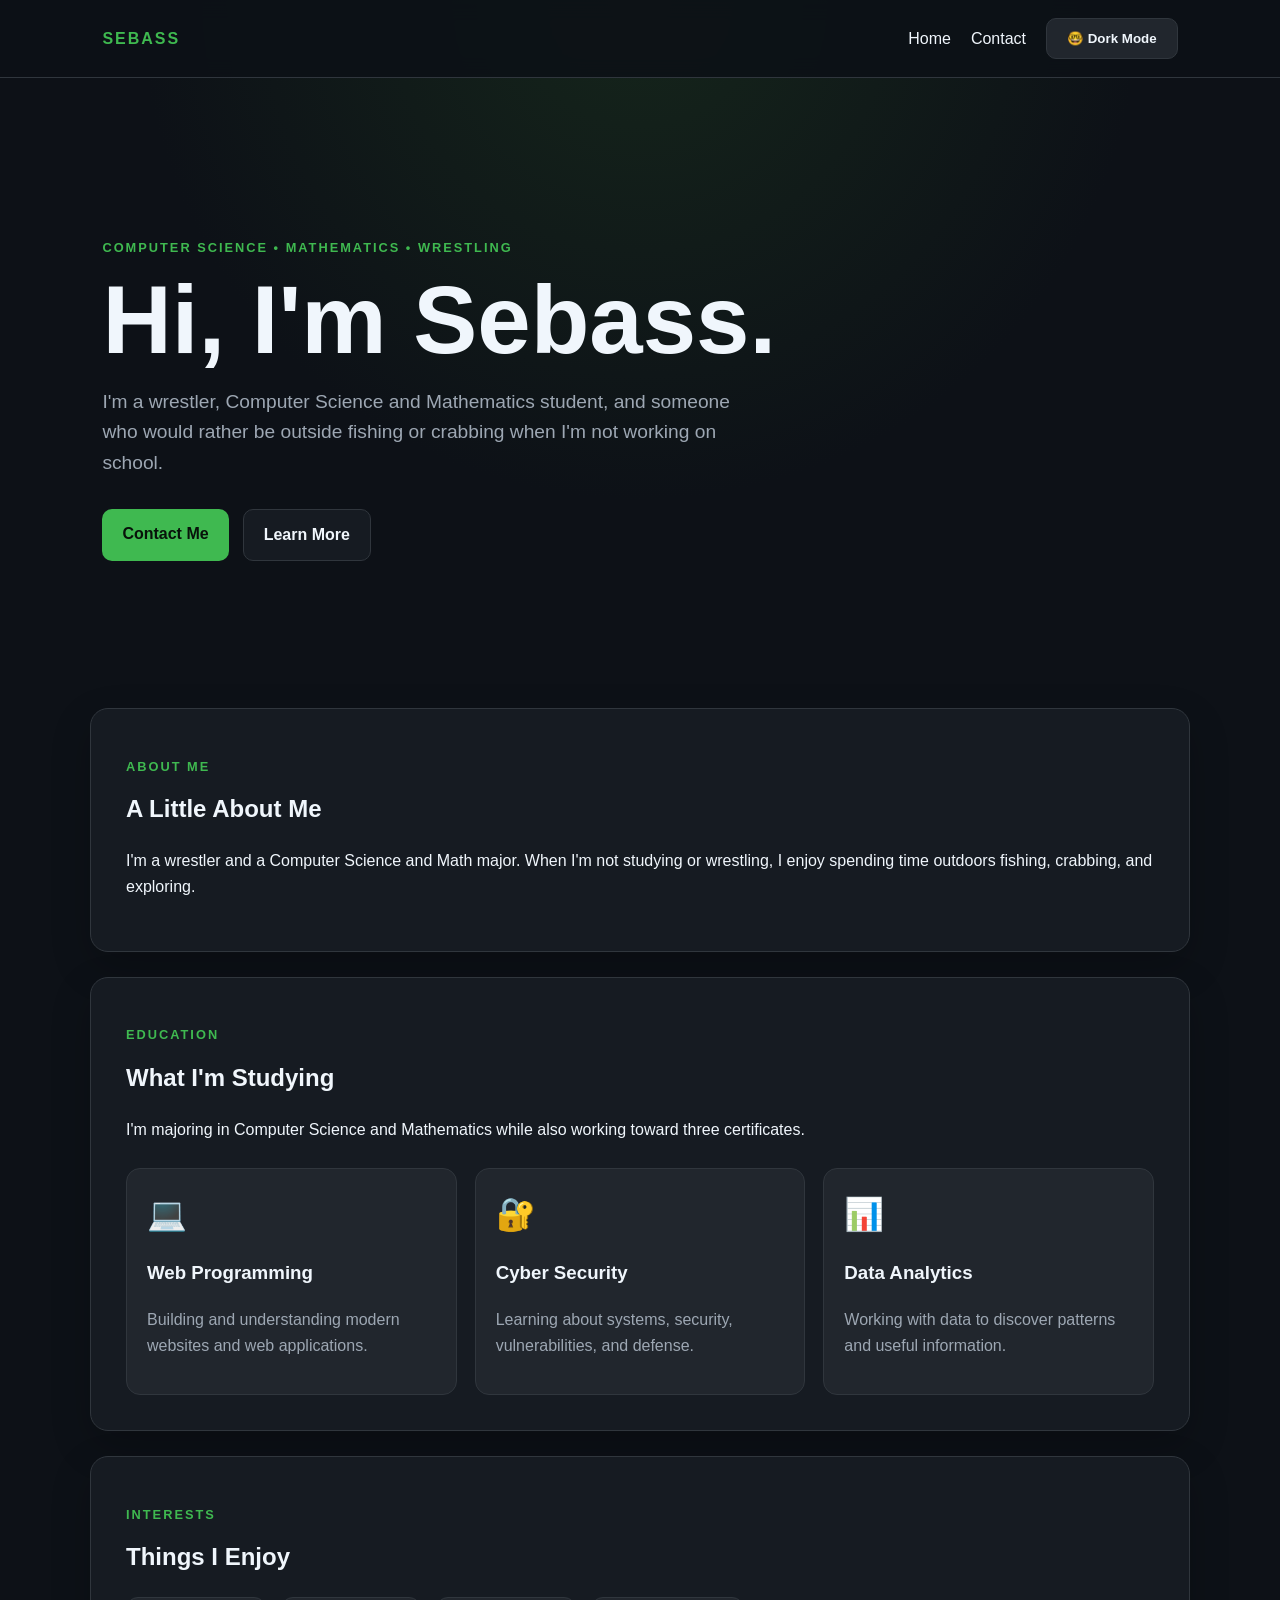
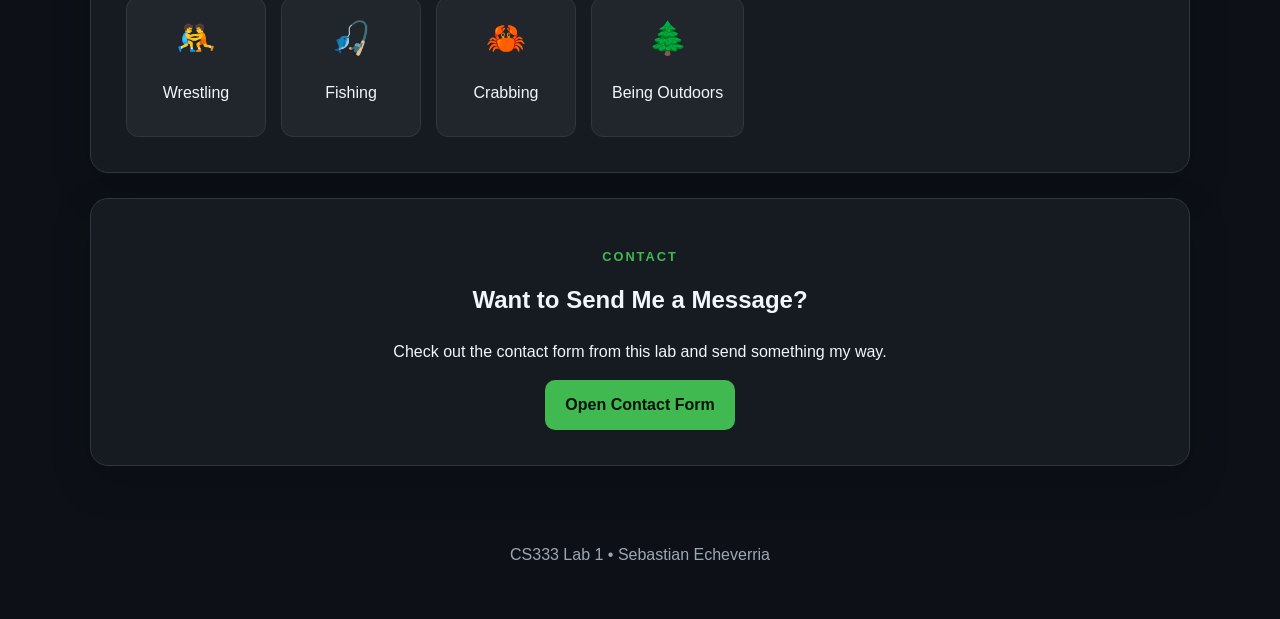
<file: index.html>
<!DOCTYPE html>
<html lang="en">
<head>
    <meta charset="UTF-8">
    <meta name="viewport" content="width=device-width, initial-scale=1.0">
    <title>Sebass | About Me</title>
    <link rel="stylesheet" href="styles.css?v=2">
</head>

<body>

    <nav class="navbar">
        <div class="nav-brand">SEBASS</div>

        <div class="nav-links">
            <a href="index.html">Home</a>
            <a href="form.html">Contact</a>
            <button id="dorkToggle" class="dork-button">&#129299; Dork Mode</button>
        </div>
    </nav>

    <header class="hero">
        <div class="hero-content">
            <p class="eyebrow">
                COMPUTER SCIENCE &bull; MATHEMATICS &bull; WRESTLING
            </p>

            <h1>Hi, I'm Sebass.</h1>

            <p class="hero-text">
                I'm a wrestler, Computer Science and Mathematics student,
                and someone who would rather be outside fishing or crabbing
                when I'm not working on school.
            </p>

            <div class="hero-buttons">
                <a class="button primary-button" href="form.html">Contact Me</a>
                <a class="button secondary-button" href="#about">Learn More</a>
            </div>
        </div>
    </header>

    <main class="container">

        <section id="about" class="card">
            <p class="section-label">ABOUT ME</p>
            <h2>A Little About Me</h2>

            <p>
                I'm a wrestler and a Computer Science and Math major.
                When I'm not studying or wrestling, I enjoy spending time
                outdoors fishing, crabbing, and exploring.
            </p>
        </section>

        <section class="card">
            <p class="section-label">EDUCATION</p>
            <h2>What I'm Studying</h2>

            <p>
                I'm majoring in Computer Science and Mathematics while also
                working toward three certificates.
            </p>

            <div class="grid">

                <div class="mini-card">
                    <span class="icon">&#128187;</span>
                    <h3>Web Programming</h3>
                    <p>
                        Building and understanding modern websites and web applications.
                    </p>
                </div>

                <div class="mini-card">
                    <span class="icon">&#128272;</span>
                    <h3>Cyber Security</h3>
                    <p>
                        Learning about systems, security, vulnerabilities, and defense.
                    </p>
                </div>

                <div class="mini-card">
                    <span class="icon">&#128202;</span>
                    <h3>Data Analytics</h3>
                    <p>
                        Working with data to discover patterns and useful information.
                    </p>
                </div>

            </div>
        </section>

        <section class="card">
            <p class="section-label">INTERESTS</p>
            <h2>Things I Enjoy</h2>

            <div class="interest-list">

                <div class="interest">
                    <span>&#129340;</span>
                    <p>Wrestling</p>
                </div>

                <div class="interest">
                    <span>&#127907;</span>
                    <p>Fishing</p>
                </div>

                <div class="interest">
                    <span>&#129408;</span>
                    <p>Crabbing</p>
                </div>

                <div class="interest">
                    <span>&#127794;</span>
                    <p>Being Outdoors</p>
                </div>

            </div>
        </section>

        <section class="card contact-card">
            <p class="section-label">CONTACT</p>
            <h2>Want to Send Me a Message?</h2>

            <p>
                Check out the contact form from this lab and send something my way.
            </p>

            <a class="button primary-button" href="form.html">
                Open Contact Form
            </a>
        </section>

    </main>

    <footer>
        <p>CS333 Lab 1 &bull; Sebastian Echeverria</p>
    </footer>

    <script>
        const dorkToggle = document.getElementById("dorkToggle");

        if (localStorage.getItem("dorkMode") === "on") {
            document.body.classList.add("dork-mode");
            dorkToggle.textContent = "Normal Mode";
        }

        dorkToggle.addEventListener("click", function () {
            document.body.classList.toggle("dork-mode");

            if (document.body.classList.contains("dork-mode")) {
                localStorage.setItem("dorkMode", "on");
                dorkToggle.textContent = "Normal Mode";
            } else {
                localStorage.setItem("dorkMode", "off");
                dorkToggle.textContent = "Dork Mode";
            }
        });
    </script>

</body>
</html>
</file>
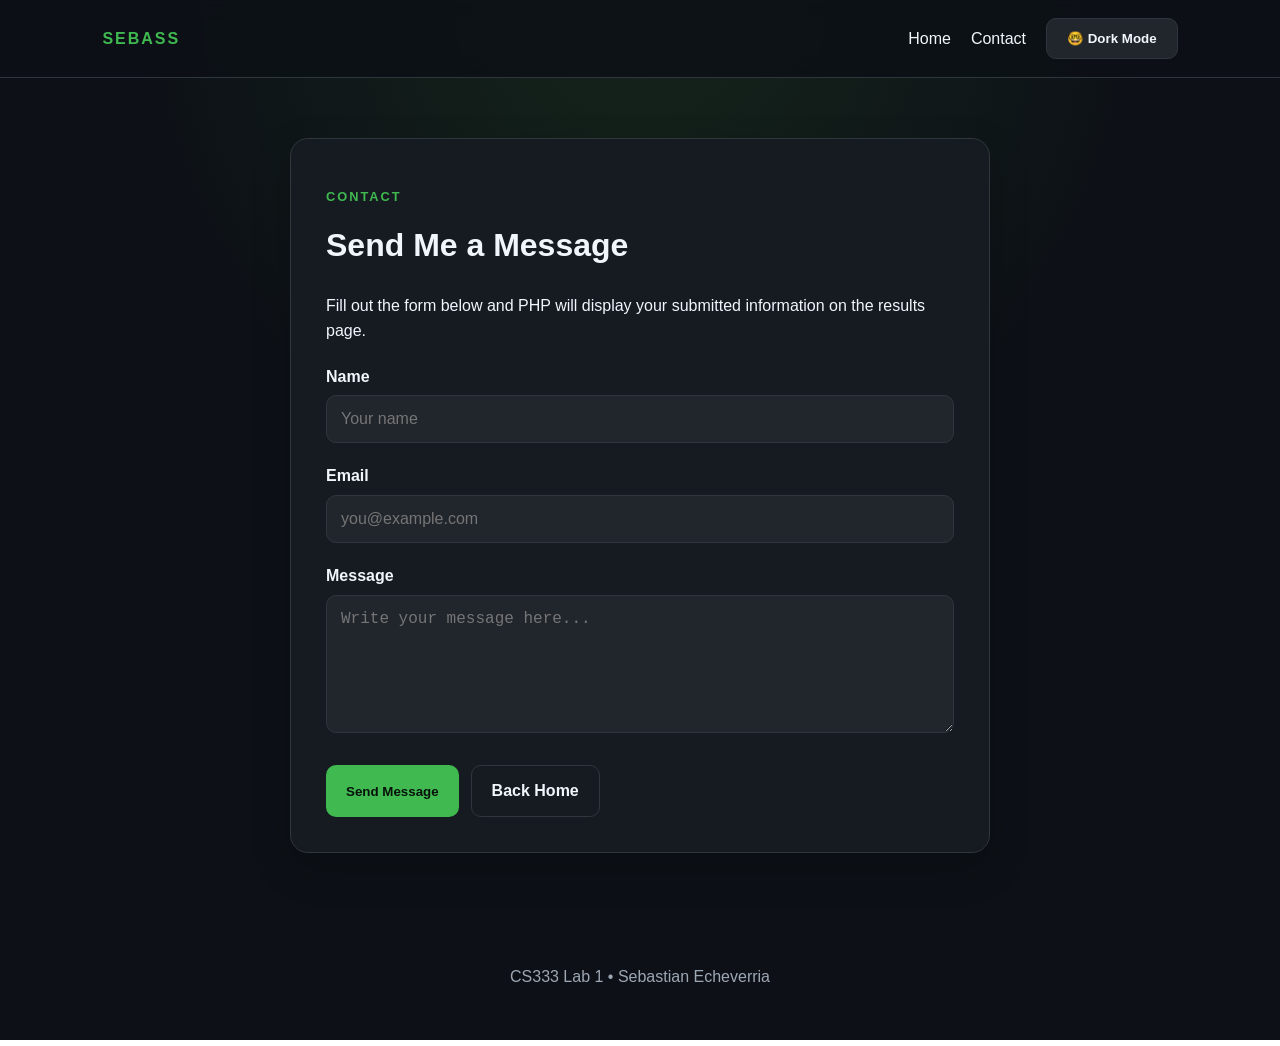
<file: form.html>
<!DOCTYPE html>
<html lang="en">

<head>
    <meta charset="UTF-8">
    <meta name="viewport" content="width=device-width, initial-scale=1.0">
    <title>Contact Sebass</title>
    <link rel="stylesheet" href="styles.css?v=2">
</head>

<body>

    <nav class="navbar">
        <div class="nav-brand">SEBASS</div>

        <div class="nav-links">
            <a href="index.html">Home</a>
            <a href="form.html">Contact</a>
            <button id="dorkToggle" class="dork-button">&#129299; Dork Mode</button>
        </div>
    </nav>

    <main class="form-wrapper">

        <div class="form-card">

            <p class="section-label">CONTACT</p>
            <h1>Send Me a Message</h1>

            <p>
                Fill out the form below and PHP will display your submitted
                information on the results page.
            </p>

            <form action="submit.php" method="GET">

                <label for="name">Name</label>
                <input
                    type="text"
                    id="name"
                    name="name"
                    placeholder="Your name"
                    required
                >

                <label for="email">Email</label>
                <input
                    type="email"
                    id="email"
                    name="email"
                    placeholder="you@example.com"
                    required
                >

                <label for="message">Message</label>
                <textarea
                    id="message"
                    name="message"
                    rows="6"
                    placeholder="Write your message here..."
                    required
                ></textarea>

                <div class="form-actions">

                    <button class="button primary-button" type="submit">
                        Send Message
                    </button>

                    <a class="button secondary-button" href="index.html">
                        Back Home
                    </a>

                </div>

            </form>

        </div>

    </main>

    <footer>
        <p>CS333 Lab 1 &bull; Sebastian Echeverria</p>
    </footer>

    <script>
        const dorkToggle = document.getElementById("dorkToggle");

        if (localStorage.getItem("dorkMode") === "on") {
            document.body.classList.add("dork-mode");
            dorkToggle.textContent = "Normal Mode";
        }

        dorkToggle.addEventListener("click", function () {
            document.body.classList.toggle("dork-mode");

            if (document.body.classList.contains("dork-mode")) {
                localStorage.setItem("dorkMode", "on");
                dorkToggle.textContent = "Normal Mode";
            } else {
                localStorage.setItem("dorkMode", "off");
                dorkToggle.textContent = "Dork Mode";
            }
        });
    </script>

</body>
</html>
</file>
<file: styles.css>
:root {
    --background: #0d1117;
    --surface: #161b22;
    --surface-light: #21262d;
    --text: #f0f6fc;
    --muted: #9da7b3;
    --accent: #3fb950;
    --accent-dark: #238636;
    --border: #30363d;
}

* {
    box-sizing: border-box;
}

html {
    scroll-behavior: smooth;
}

body {
    margin: 0;
    font-family: Arial, Helvetica, sans-serif;
    background: radial-gradient(
        circle at top,
        #15251b,
        var(--background) 500px
    );
    color: var(--text);
    line-height: 1.6;
    transition: all 0.3s ease;
}

/* NAVIGATION */

.navbar {
    display: flex;
    justify-content: space-between;
    align-items: center;
    padding: 18px 8%;
    position: sticky;
    top: 0;
    background: rgba(13, 17, 23, 0.9);
    backdrop-filter: blur(10px);
    border-bottom: 1px solid var(--border);
    z-index: 100;
}

.nav-brand {
    font-weight: 800;
    letter-spacing: 2px;
    color: var(--accent);
}

.nav-links {
    display: flex;
    gap: 20px;
    align-items: center;
}

.nav-links a {
    color: var(--text);
    text-decoration: none;
}

.nav-links a:hover {
    color: var(--accent);
}

/* HERO */

.hero {
    min-height: 70vh;
    display: flex;
    align-items: center;
    padding: 70px 8%;
}

.hero-content {
    max-width: 800px;
}

.eyebrow,
.section-label {
    color: var(--accent);
    font-size: 0.8rem;
    letter-spacing: 2px;
    font-weight: bold;
}

.hero h1 {
    font-size: clamp(3rem, 8vw, 6rem);
    margin: 10px 0;
    line-height: 1;
}

.hero-text {
    max-width: 650px;
    font-size: 1.2rem;
    color: var(--muted);
}

.hero-buttons {
    display: flex;
    gap: 14px;
    margin-top: 30px;
    flex-wrap: wrap;
}

/* BUTTONS */

.button,
.dork-button {
    display: inline-block;
    padding: 12px 20px;
    border-radius: 10px;
    text-decoration: none;
    font-weight: bold;
    cursor: pointer;
    border: none;
    transition: 0.2s;
}

.primary-button {
    background: var(--accent);
    color: #08120a;
}

.primary-button:hover {
    background: #56d364;
    transform: translateY(-2px);
}

.secondary-button {
    border: 1px solid var(--border);
    color: var(--text);
    background: var(--surface);
}

.secondary-button:hover {
    border-color: var(--accent);
}

.dork-button {
    background: var(--surface-light);
    color: var(--text);
    border: 1px solid var(--border);
}

.dork-button:hover {
    border-color: var(--accent);
}

/* MAIN CONTENT */

.container {
    width: min(1100px, 90%);
    margin: 0 auto;
}

.card {
    background: var(--surface);
    border: 1px solid var(--border);
    border-radius: 18px;
    padding: 35px;
    margin-bottom: 25px;
    box-shadow: 0 15px 40px rgba(0, 0, 0, 0.2);
}

.card h2 {
    margin-top: 5px;
}

.grid {
    display: grid;
    grid-template-columns: repeat(3, 1fr);
    gap: 18px;
    margin-top: 25px;
}

.mini-card {
    background: var(--surface-light);
    border: 1px solid var(--border);
    padding: 20px;
    border-radius: 14px;
    transition: 0.2s;
}

.mini-card:hover {
    transform: translateY(-3px);
}

.mini-card .icon {
    font-size: 2rem;
}

.mini-card p {
    color: var(--muted);
}

.interest-list {
    display: flex;
    flex-wrap: wrap;
    gap: 15px;
    margin-top: 20px;
}

.interest {
    background: var(--surface-light);
    border: 1px solid var(--border);
    border-radius: 12px;
    padding: 15px 20px;
    min-width: 140px;
    text-align: center;
    transition: 0.2s;
}

.interest:hover {
    transform: translateY(-3px);
}

.interest span {
    font-size: 2rem;
}

.contact-card {
    text-align: center;
}

footer {
    text-align: center;
    padding: 35px;
    color: var(--muted);
}

/* FORM */

.form-wrapper {
    width: min(700px, 90%);
    margin: 60px auto;
}

.form-card {
    background: var(--surface);
    border: 1px solid var(--border);
    border-radius: 18px;
    padding: 35px;
    box-shadow: 0 15px 40px rgba(0, 0, 0, 0.2);
}

.form-card h1 {
    margin-top: 0;
}

label {
    display: block;
    margin-top: 20px;
    margin-bottom: 6px;
    font-weight: bold;
}

input,
textarea {
    width: 100%;
    padding: 14px;
    border-radius: 10px;
    border: 1px solid var(--border);
    background: var(--surface-light);
    color: var(--text);
    font-size: 1rem;
}

input:focus,
textarea:focus {
    outline: 2px solid var(--accent);
    border-color: transparent;
}

textarea {
    resize: vertical;
}

.form-actions {
    margin-top: 25px;
    display: flex;
    gap: 12px;
    flex-wrap: wrap;
}

/* RESULTS */

.result-row {
    margin: 18px 0;
    padding: 16px;
    background: var(--surface-light);
    border-radius: 10px;
    border-left: 4px solid var(--accent);
}

.result-label {
    color: var(--accent);
    font-weight: bold;
}

/* DORK MODE */

body.dork-mode {
    --background: #1a0033;
    --surface: #32005e;
    --surface-light: #4b008f;
    --text: #fff700;
    --muted: #8effff;
    --accent: #ff00e6;
    --accent-dark: #ff00e6;
    --border: #00ffff;

    background:
        repeating-linear-gradient(
            45deg,
            #21003d,
            #21003d 20px,
            #32005e 20px,
            #32005e 40px
        );

    font-family: "Comic Sans MS", "Trebuchet MS", cursive;
}

body.dork-mode .navbar {
    background: rgba(50, 0, 94, 0.95);
}

body.dork-mode .hero h1 {
    text-shadow:
        3px 3px 0 #00ffff,
        6px 6px 0 #ff00e6;
    transform: rotate(-1deg);
}

body.dork-mode .card,
body.dork-mode .form-card {
    border: 3px dashed var(--border);
    box-shadow:
        8px 8px 0 #ff00e6,
        -8px -8px 0 #00ffff;
}

body.dork-mode .mini-card:hover,
body.dork-mode .interest:hover {
    transform: rotate(2deg) scale(1.03);
}

body.dork-mode .primary-button {
    background: #fff700;
    color: #32005e;
}

body.dork-mode .dork-button {
    background: #fff700;
    color: #32005e;
    border: 3px solid #00ffff;
}

/* RESPONSIVE */

@media (max-width: 800px) {
    .grid {
        grid-template-columns: 1fr;
    }

    .navbar {
        flex-direction: column;
        gap: 12px;
    }

    .nav-links {
        flex-wrap: wrap;
        justify-content: center;
    }

    .hero {
        min-height: auto;
        padding-top: 80px;
        padding-bottom: 80px;
    }
}
</file>
